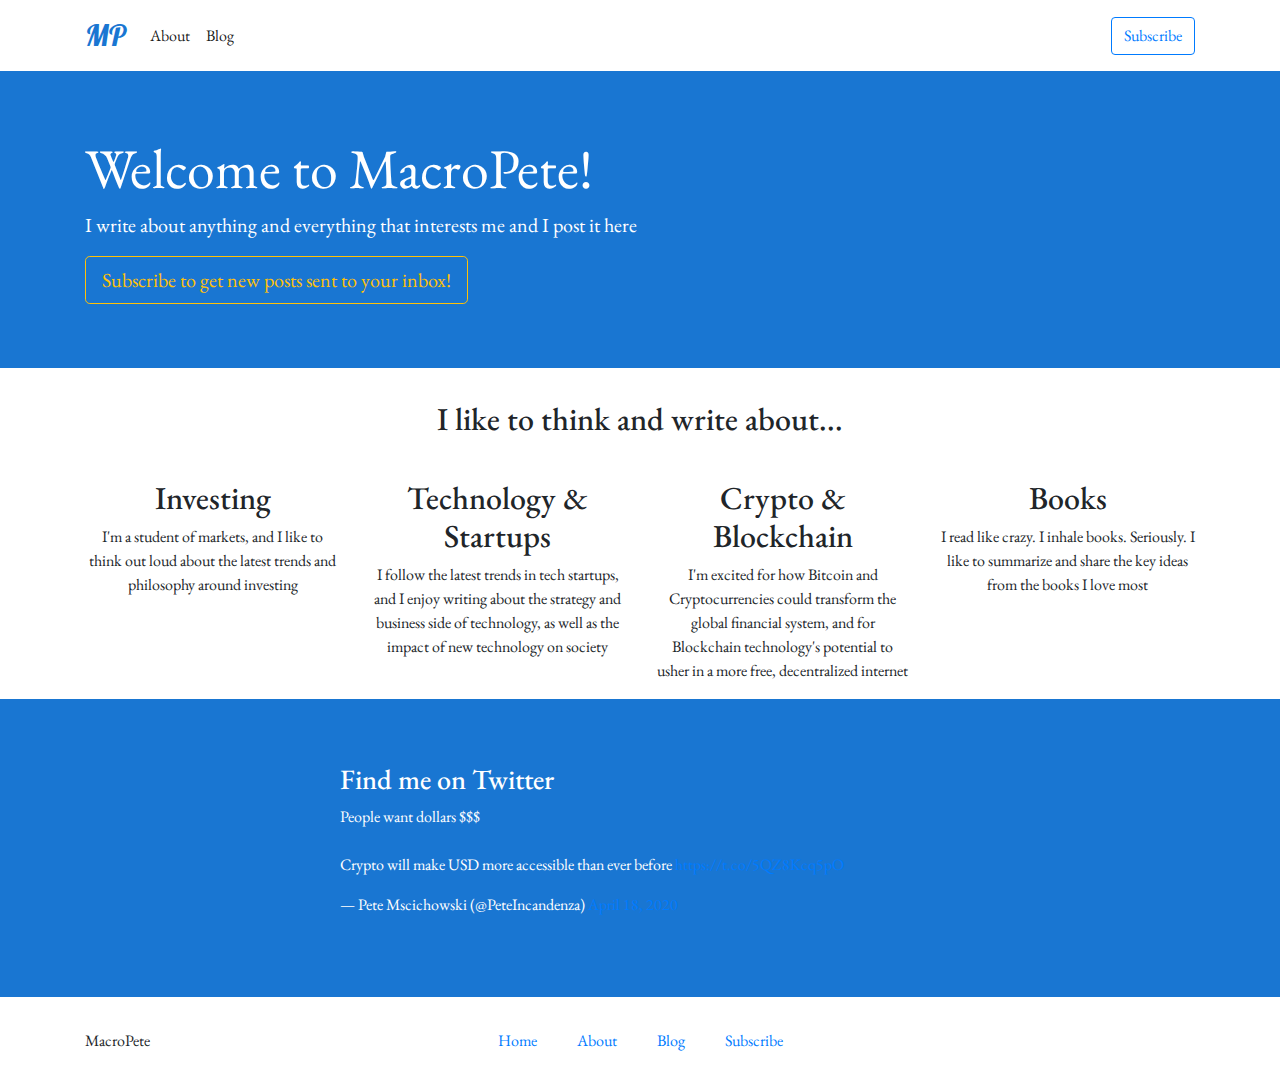
<file: index.html>
<!-- Bootstrap starter template  -->
<!-- https://getbootstrap.com/docs/4.4/getting-started/introduction/#starter-template -->
<!doctype html>
<html lang="en">
  <head>
    <!-- Required meta tags -->
    <meta charset="utf-8">
    <meta name="viewport" content="width=device-width, initial-scale=1, shrink-to-fit=no">

    <!-- Google Fonts -->
    <link href="https://fonts.googleapis.com/css2?family=EB+Garamond&family=Lobster&display=swap" rel="stylesheet">

    <!-- Font Awesome -->
    <link rel="stylesheet" href="https://use.fontawesome.com/releases/v5.6.3/css/all.css" integrity="sha384-UHRtZLI+pbxtHCWp1t77Bi1L4ZtiqrqD80Kn4Z8NTSRyMA2Fd33n5dQ8lWUE00s/" crossorigin="anonymous">

    <!-- Bootstrap CSS -->
    <link rel="stylesheet" href="https://stackpath.bootstrapcdn.com/bootstrap/4.4.1/css/bootstrap.min.css" integrity="sha384-Vkoo8x4CGsO3+Hhxv8T/Q5PaXtkKtu6ug5TOeNV6gBiFeWPGFN9MuhOf23Q9Ifjh" crossorigin="anonymous">

    <!-- My CSS -->
    <link rel="stylesheet" href="styles.css">

    <title>MacroPete</title>
  </head>
  <body>
    <!-- Navbar -->
    <!-- https://getbootstrap.com/docs/4.4/components/navbar -->

    <nav class="navbar navbar-expand-lg navbar-light">
        <div class="container">
            <a class="navbar-brand" href="index.html">
            MP
            </a>
            <button class="navbar-toggler" type="button" data-toggle="collapse" data-target="#navbarNavAltMarkup" aria-controls="navbarNavAltMarkup" aria-expanded="false" aria-label="Toggle navigation">
                <span class="navbar-toggler-icon"></span>
            </button>
            <div class="collapse navbar-collapse" id="navbarNavAltMarkup">
                <div class="navbar-nav mr-auto">
                  <a class="nav-item nav-link active" href="about.html">About <span class="sr-only">(current)</span></a>
                  <a class="nav-item nav-link active" href="blog.html">Blog <span class="sr-only">(current)</span></a>
                </div>
                <div class="navbar-nav ml-auto">
                  <a class="btn btn-outline-primary" href="subscribe.html">Subscribe</a>
                </div>
            </div>
        </div>
    </nav>

    <!-- Full width Jumbotron -->
    <!-- https://getbootstrap.com/docs/4.4/components/jumbotron/ -->
    <div class="jumbotron jumbotron-fluid">
        <div class="container">
          <h1 class="display-4">Welcome to MacroPete!</h1 class="display-4">
          <p class="lead">I write about anything and everything that interests me and I post it here </p>
          <a class="btn btn-outline-warning btn-lg" href="subscribe.html" role="button">Subscribe to get new posts sent to your inbox!</a>
        </div>
      </div>

      <div class="container">
        <div class="row">
          <div class="col text-center">
            <h2>I like to think and write about...</h2>
          </div>
        </div>

        <!-- What I like to write about -->
        <div class="row mt-4">
            <div class="col-sm-3 text-center">
              <h1><i class="fas fa-chart-line"></i></h1>
              <h2>Investing</h2>
              <p>I'm a student of markets, and I like to think out loud about the latest trends and philosophy around investing</p>
            </div>
            <div class="col-sm-3 text-center">
              <h1><i class="fas fa-rocket"></i></h1>
              <h2>Technology & Startups</h2>
              <p>I follow the latest trends in tech startups, and I enjoy writing about the strategy and business side of technology, as well as the impact of new technology on society</p>
            </div>
            <div class="col-sm-3 text-center">
              <h1><i class="fab fa-btc"></i></h1>
              <h2>Crypto & Blockchain</h2>
              <p>I'm excited for how Bitcoin and Cryptocurrencies could transform the global financial system, and for Blockchain technology's potential to usher in a more free, decentralized internet </p>
            </div>
            <div class="col-sm-3 text-center">
                <h1><i class="fas fa-book"></i></h1>
                <h2>Books</h2>
                <p>I read like crazy. I inhale books. Seriously. I like to summarize and share the key ideas from the books I love most</p>
            </div>
          </div>
        </div>

    <!-- Twitter Jumbotron -->
    <!-- https://getbootstrap.com/docs/4.4/components/jumbotron/ -->
    <div class="jumbotron jumbotron-fluid">
        <div class="mx-auto" style="width: 600px;">
          <h3 class="display-5">Find me on Twitter</h3 class="display-5">
            <blockquote class="twitter-tweet"><p lang="en" dir="ltr">People want dollars $$$<br><br>Crypto will make USD more accessible than ever before <a href="https://t.co/5QZ8Kcq5pO">https://t.co/5QZ8Kcq5pO</a></p>&mdash; Pete Mscichowski (@PeteIncandenza) <a href="https://twitter.com/PeteIncandenza/status/1251415159282810880?ref_src=twsrc%5Etfw">April 18, 2020</a></blockquote> <script async src="https://platform.twitter.com/widgets.js" charset="utf-8"></script>
        </div>
    </div>

      <!-- Footer -->
    <div class="container footer">
        <div class="row my-3">
          <div class="col-sm-3">
            MacroPete
          </div>
          <div class="col-sm-6">
              <ul class="nav justify-content-center">
                  <li class="nav-item">
                      <a class="nav-link-two" href="index.html">Home</a>
                  </li>
                  <li class="nav-item">
                      <a class="nav-link-two" href="about.html">About</a>   
                  </li>
                  <li class="nav-item">
                      <a class="nav-link-two" href="blog.html">Blog</a>
                  </li>
                  <li class="nav-item">
                      <a class="nav-link-two" href="subscribe.html">Subscribe</a>
                  </li> 
              </ul>
            </div>  
        </div>
    </div>

    <!-- Optional JavaScript -->
    <!-- jQuery first, then Popper.js, then Bootstrap JS -->
    <script src="https://code.jquery.com/jquery-3.4.1.slim.min.js" integrity="sha384-J6qa4849blE2+poT4WnyKhv5vZF5SrPo0iEjwBvKU7imGFAV0wwj1yYfoRSJoZ+n" crossorigin="anonymous"></script>
    <script src="https://cdn.jsdelivr.net/npm/popper.js@1.16.0/dist/umd/popper.min.js" integrity="sha384-Q6E9RHvbIyZFJoft+2mJbHaEWldlvI9IOYy5n3zV9zzTtmI3UksdQRVvoxMfooAo" crossorigin="anonymous"></script>
    <script src="https://stackpath.bootstrapcdn.com/bootstrap/4.4.1/js/bootstrap.min.js" integrity="sha384-wfSDF2E50Y2D1uUdj0O3uMBJnjuUD4Ih7YwaYd1iqfktj0Uod8GCExl3Og8ifwB6" crossorigin="anonymous"></script>
  </body>
</html>
</file>
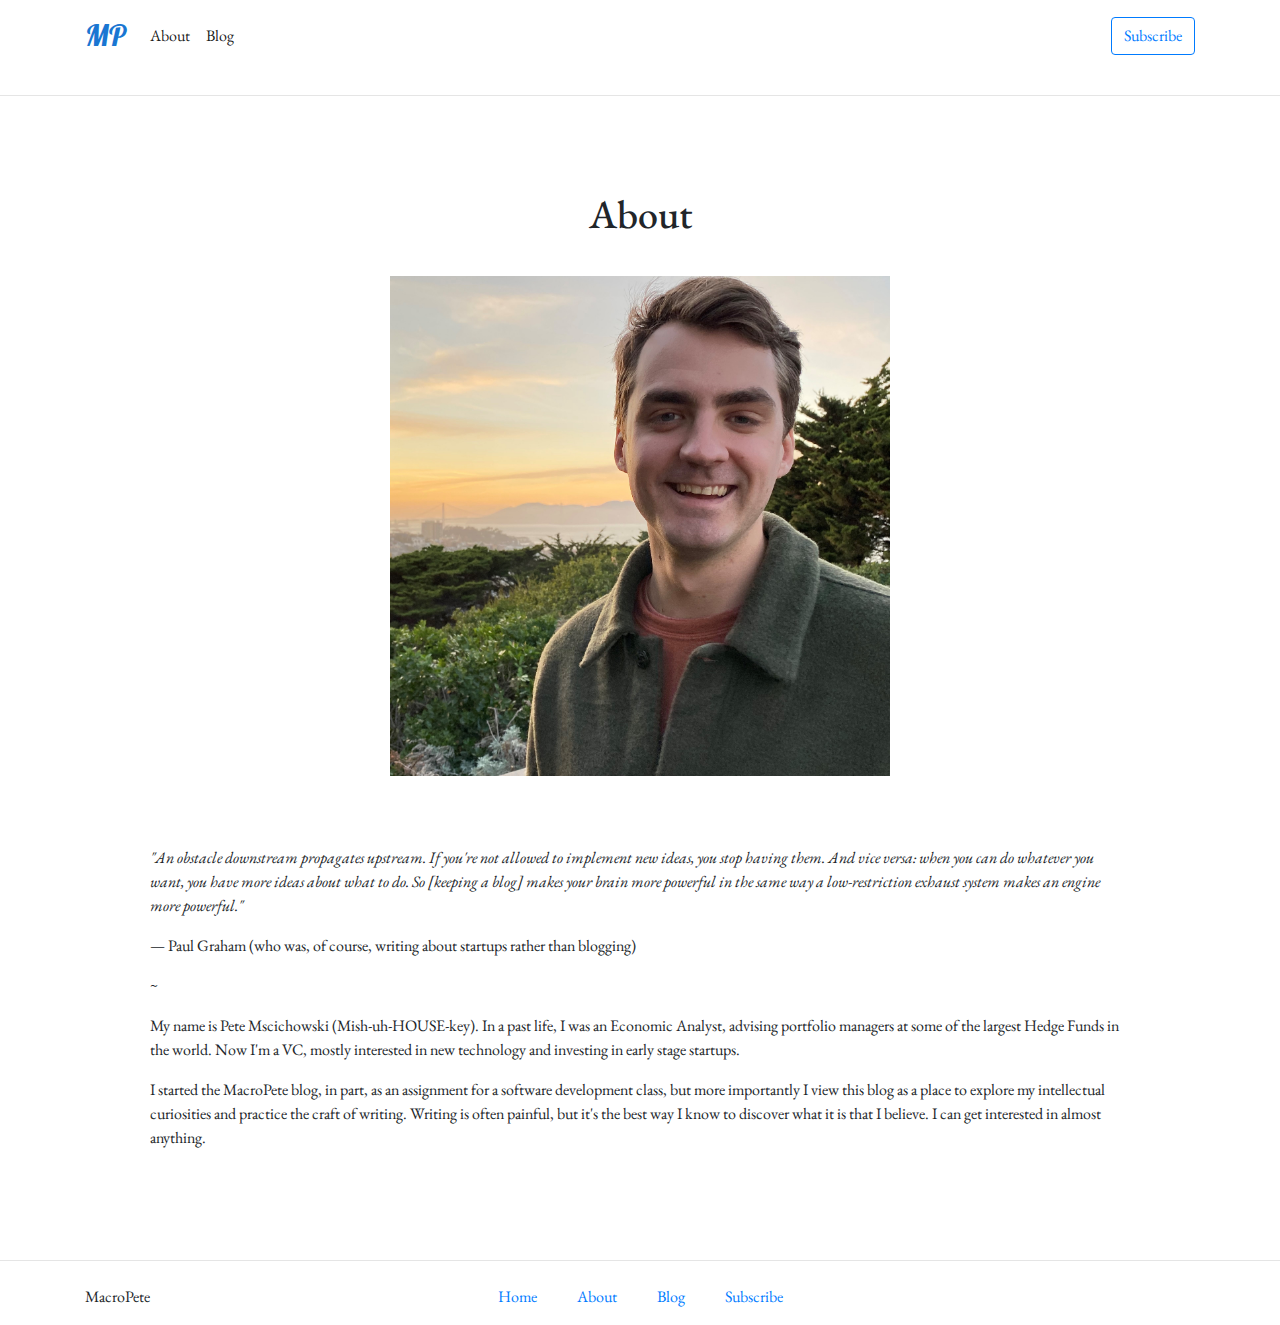
<file: about.html>
<html lang="en">
  <head>
    <!-- Required meta tags -->
    <meta charset="utf-8">
    <meta name="viewport" content="width=device-width, initial-scale=1, shrink-to-fit=no">

    <!-- Google Fonts -->
    <link href="https://fonts.googleapis.com/css2?family=EB+Garamond&family=Lobster&display=swap" rel="stylesheet">

    <!-- Font Awesome -->
    <link rel="stylesheet" href="https://use.fontawesome.com/releases/v5.6.3/css/all.css" integrity="sha384-UHRtZLI+pbxtHCWp1t77Bi1L4ZtiqrqD80Kn4Z8NTSRyMA2Fd33n5dQ8lWUE00s/" crossorigin="anonymous">

    <!-- Bootstrap CSS -->
    <link rel="stylesheet" href="https://stackpath.bootstrapcdn.com/bootstrap/4.4.1/css/bootstrap.min.css" integrity="sha384-Vkoo8x4CGsO3+Hhxv8T/Q5PaXtkKtu6ug5TOeNV6gBiFeWPGFN9MuhOf23Q9Ifjh" crossorigin="anonymous">

    <!-- My CSS -->
    <link rel="stylesheet" href="styles.css">

    <title>MacroPete</title>
  </head>
  <body>

    <!-- Navbar -->
    <nav class="navbar navbar-expand-lg navbar-light">
        <div class="container">
            <a class="navbar-brand" href="index.html">
            MP
            </a>
            <button class="navbar-toggler" type="button" data-toggle="collapse" data-target="#navbarNavAltMarkup" aria-controls="navbarNavAltMarkup" aria-expanded="false" aria-label="Toggle navigation">
                <span class="navbar-toggler-icon"></span>
            </button>
            <div class="collapse navbar-collapse" id="navbarNavAltMarkup">
                <div class="navbar-nav mr-auto">
                  <a class="nav-item nav-link active" href="about.html">About <span class="sr-only">(current)</span></a>
                  <a class="nav-item nav-link active" href="blog.html">Blog <span class="sr-only">(current)</span></a>
                </div>
                <div class="navbar-nav ml-auto">
                  <a class="btn btn-outline-primary" href="subscribe.html">Subscribe</a>
                </div>
            </div>
        </div>
    </nav>

    <hr class="my-4">

    <!-- Main body -->
    <div class="container-fluid about-headline-container">
        <h1 class="about-text">About</h1>
    </div>
    <div class="container-fluid profile-photo-container">
        <img src="SanFranProfile.jpg" alt>
    </div>
    <div class="container-fluid about-container">
        <p class="about-body-quote">
            "An obstacle downstream propagates upstream. If you're not allowed to implement new ideas, you stop having them. And vice versa: when you can do whatever you want, you have more ideas about what to do. So [keeping a blog] makes your brain more powerful in the same way a low-restriction exhaust system makes an engine more powerful."
           <div class="about-body">
            — Paul Graham (who was, of course, writing about startups rather than blogging)
           </div> 
        </p>
        <div>
          <p>
              ~
          </p>       
        </div>
        <p class="about-body">
            My name is Pete Mscichowski (Mish-uh-HOUSE-key). In a past life, I was an Economic Analyst, advising portfolio managers at some of the largest Hedge Funds in the world. Now I'm a VC, mostly interested in new technology and investing in early stage startups.
        </p>
        <p class="about-body">
            I started the MacroPete blog, in part, as an assignment for a software development class, but more importantly I view this blog as a place to explore my intellectual curiosities and practice the craft of writing. Writing is often painful, but it's the best way I know to discover what it is that I believe. I can get interested in almost anything.
        </p>
    </div>

    <hr class="my-4">

      <!-- Footer -->
    <div class="container footer">
        <div class="row my-3">
          <div class="col-sm-3">
            MacroPete
          </div>
          <div class="col-sm-6">
              <ul class="nav justify-content-center">
                  <li class="nav-item">
                      <a class="nav-link-two" href="index.html">Home</a>
                  </li>
                  <li class="nav-item">
                      <a class="nav-link-two" href="about.html">About</a>   
                  </li>
                  <li class="nav-item">
                      <a class="nav-link-two" href="blog.html">Blog</a>
                  </li>
                  <li class="nav-item">
                      <a class="nav-link-two" href="subscribe.html">Subscribe</a>
                  </li> 
              </ul>
            </div>  
        </div>
    </div>

    <!-- Optional JavaScript -->
    <!-- jQuery first, then Popper.js, then Bootstrap JS -->
    <script src="https://code.jquery.com/jquery-3.4.1.slim.min.js" integrity="sha384-J6qa4849blE2+poT4WnyKhv5vZF5SrPo0iEjwBvKU7imGFAV0wwj1yYfoRSJoZ+n" crossorigin="anonymous"></script>
    <script src="https://cdn.jsdelivr.net/npm/popper.js@1.16.0/dist/umd/popper.min.js" integrity="sha384-Q6E9RHvbIyZFJoft+2mJbHaEWldlvI9IOYy5n3zV9zzTtmI3UksdQRVvoxMfooAo" crossorigin="anonymous"></script>
    <script src="https://stackpath.bootstrapcdn.com/bootstrap/4.4.1/js/bootstrap.min.js" integrity="sha384-wfSDF2E50Y2D1uUdj0O3uMBJnjuUD4Ih7YwaYd1iqfktj0Uod8GCExl3Og8ifwB6" crossorigin="anonymous"></script>
  </body>
</html>
</file>
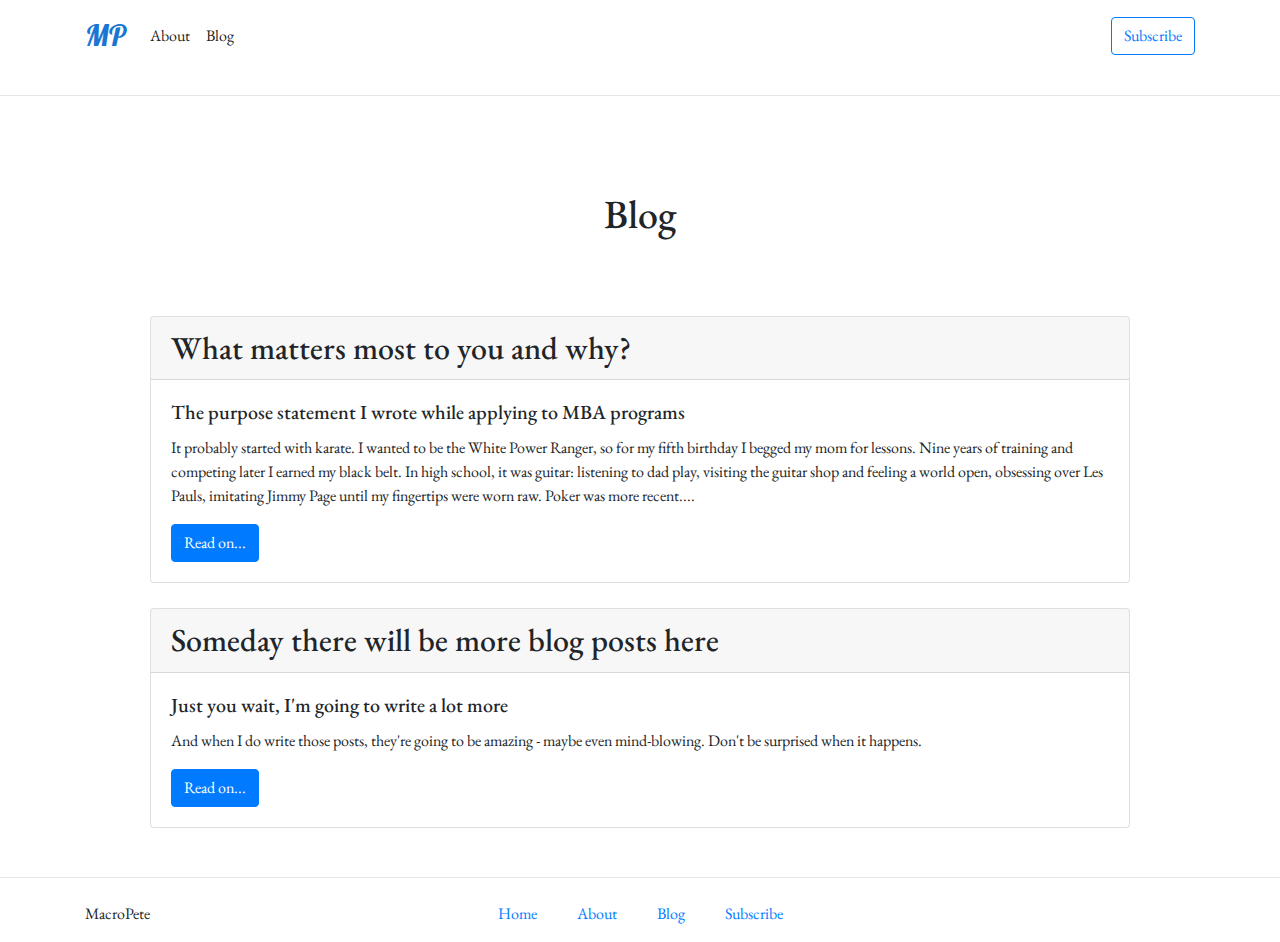
<file: blog.html>
<html lang="en">
  <head>
    <!-- Required meta tags -->
    <meta charset="utf-8">
    <meta name="viewport" content="width=device-width, initial-scale=1, shrink-to-fit=no">

    <!-- Google Fonts -->
    <link href="https://fonts.googleapis.com/css2?family=EB+Garamond&family=Lobster&display=swap" rel="stylesheet">

    <!-- Font Awesome -->
    <link rel="stylesheet" href="https://use.fontawesome.com/releases/v5.6.3/css/all.css" integrity="sha384-UHRtZLI+pbxtHCWp1t77Bi1L4ZtiqrqD80Kn4Z8NTSRyMA2Fd33n5dQ8lWUE00s/" crossorigin="anonymous">

    <!-- Bootstrap CSS -->
    <link rel="stylesheet" href="https://stackpath.bootstrapcdn.com/bootstrap/4.4.1/css/bootstrap.min.css" integrity="sha384-Vkoo8x4CGsO3+Hhxv8T/Q5PaXtkKtu6ug5TOeNV6gBiFeWPGFN9MuhOf23Q9Ifjh" crossorigin="anonymous">

    <!-- My CSS -->
    <link rel="stylesheet" href="styles.css">

    <title>MacroPete</title>
  </head>
  <body>

    <!-- Navbar -->
    <nav class="navbar navbar-expand-lg navbar-light">
        <div class="container">
            <a class="navbar-brand" href="index.html">
            MP
            </a>
            <button class="navbar-toggler" type="button" data-toggle="collapse" data-target="#navbarNavAltMarkup" aria-controls="navbarNavAltMarkup" aria-expanded="false" aria-label="Toggle navigation">
                <span class="navbar-toggler-icon"></span>
            </button>
            <div class="collapse navbar-collapse" id="navbarNavAltMarkup">
                <div class="navbar-nav mr-auto">
                  <a class="nav-item nav-link active" href="about.html">About <span class="sr-only">(current)</span></a>
                  <a class="nav-item nav-link active" href="blog.html">Blog <span class="sr-only">(current)</span></a>
                </div>
                <div class="navbar-nav ml-auto">
                  <a class="btn btn-outline-primary" href="subscribe.html">Subscribe</a>
                </div>
            </div>
        </div>
    </nav>

    <hr class="my-4">

    <!-- Blog Header -->
    <div class="container-fluid blog-headline-container">
        <h1 class="about-text">Blog</h1>
    </div>

     <!-- Blog Post Cards -->
    <div class="container-fluid blog-card-container">
        <div class="card">
            <h2 class="card-header">What matters most to you and why?</h2>
            <div class="card-body">
            <h5 class="card-title">The purpose statement I wrote while applying to MBA programs</h5>
            <p class="card-text">It probably started with karate. I wanted to be the White Power Ranger, so for my fifth birthday I begged my mom for lessons. Nine years of training and competing later I earned my black belt. In high school, it was guitar: listening to dad play, visiting the guitar shop and feeling a world open, obsessing over Les Pauls, imitating Jimmy Page until my fingertips were worn raw. Poker was more recent.... </p>
            <a href="WhatMattersMost.html" class="btn btn-primary">Read on...</a>
            </div>
        </div>
    </div>

    <div class="container-fluid blog-card-container">
        <div class="card">
            <h2 class="card-header">Someday there will be more blog posts here</h2>
            <div class="card-body">
            <h5 class="card-title">Just you wait, I'm going to write a lot more</h5>
            <p class="card-text">And when I do write those posts, they're going to be amazing - maybe even mind-blowing. Don't be surprised when it happens. </p>
            <a href="#" class="btn btn-primary">Read on...</a>
            </div>
        </div>
    </div>

    <hr class="my-4">

      <!-- Footer -->
    <div class="container footer">
        <div class="row my-3">
          <div class="col-sm-3">
            MacroPete
          </div>
          <div class="col-sm-6">
              <ul class="nav justify-content-center">
                  <li class="nav-item">
                      <a class="nav-link-two" href="index.html">Home</a>
                  </li>
                  <li class="nav-item">
                      <a class="nav-link-two" href="about.html">About</a>   
                  </li>
                  <li class="nav-item">
                      <a class="nav-link-two" href="blog.html">Blog</a>
                  </li>
                  <li class="nav-item">
                      <a class="nav-link-two" href="subscribe.html">Subscribe</a>
                  </li> 
              </ul>
            </div>  
        </div>
    </div>

    <!-- Optional JavaScript -->
    <!-- jQuery first, then Popper.js, then Bootstrap JS -->
    <script src="https://code.jquery.com/jquery-3.4.1.slim.min.js" integrity="sha384-J6qa4849blE2+poT4WnyKhv5vZF5SrPo0iEjwBvKU7imGFAV0wwj1yYfoRSJoZ+n" crossorigin="anonymous"></script>
    <script src="https://cdn.jsdelivr.net/npm/popper.js@1.16.0/dist/umd/popper.min.js" integrity="sha384-Q6E9RHvbIyZFJoft+2mJbHaEWldlvI9IOYy5n3zV9zzTtmI3UksdQRVvoxMfooAo" crossorigin="anonymous"></script>
    <script src="https://stackpath.bootstrapcdn.com/bootstrap/4.4.1/js/bootstrap.min.js" integrity="sha384-wfSDF2E50Y2D1uUdj0O3uMBJnjuUD4Ih7YwaYd1iqfktj0Uod8GCExl3Og8ifwB6" crossorigin="anonymous"></script>
  </body>
</html>
</file>
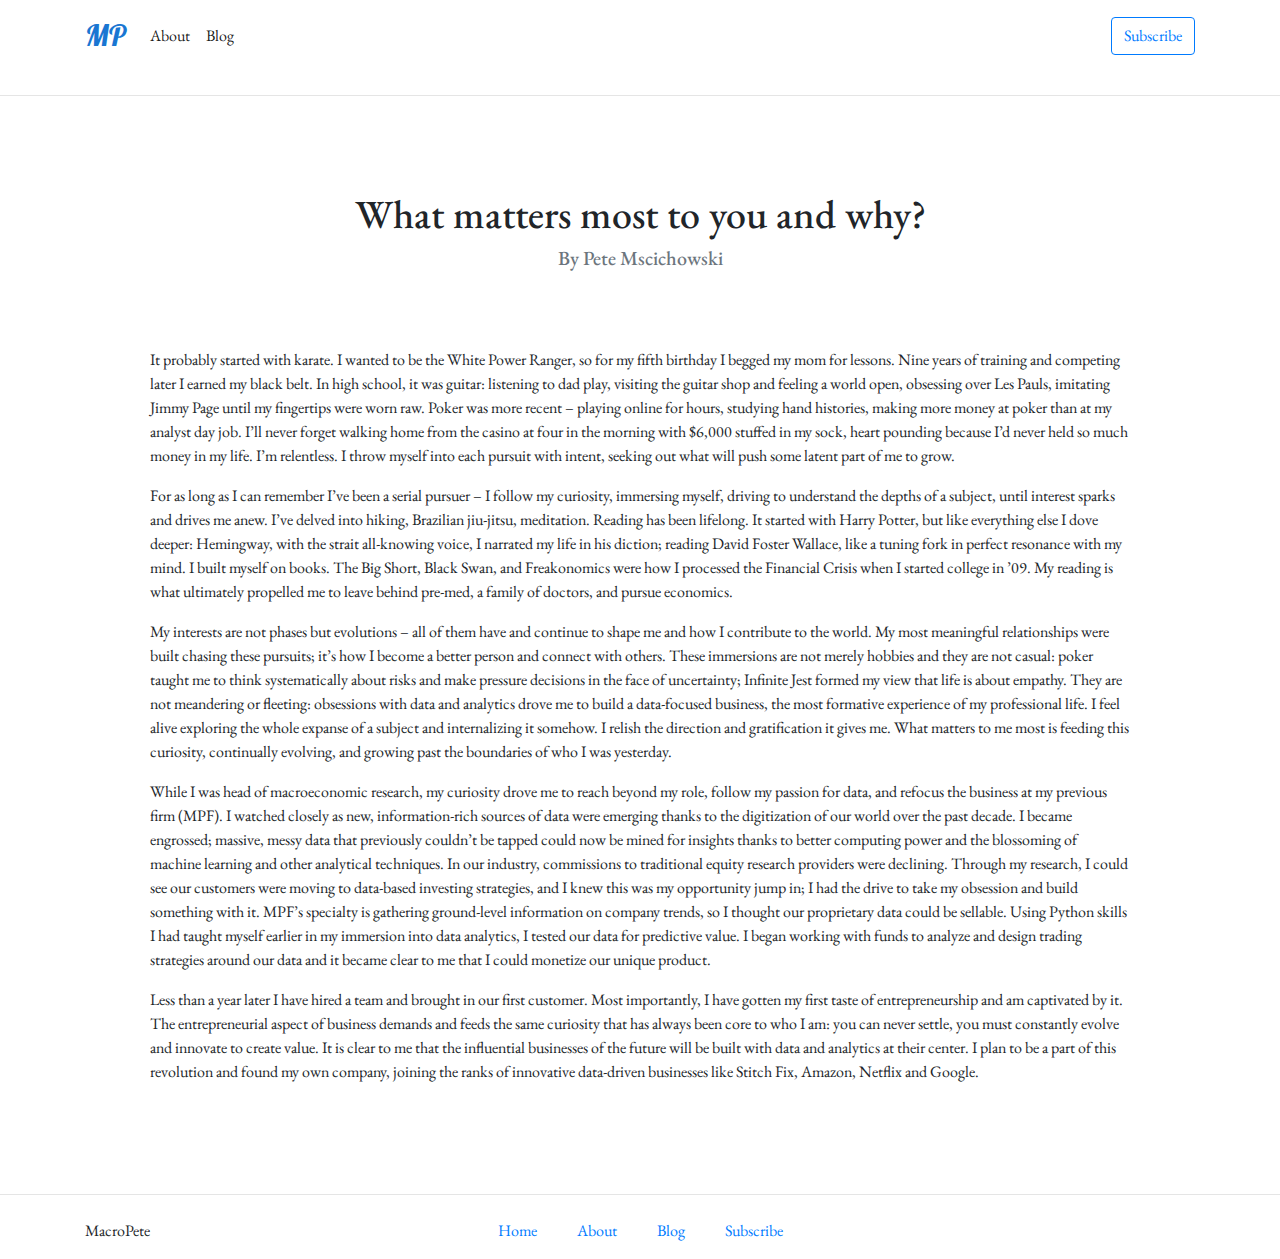
<file: WhatMattersMost.html>
<html lang="en">
  <head>
    <!-- Required meta tags -->
    <meta charset="utf-8">
    <meta name="viewport" content="width=device-width, initial-scale=1, shrink-to-fit=no">

    <!-- Google Fonts -->
    <link href="https://fonts.googleapis.com/css2?family=EB+Garamond&family=Lobster&display=swap" rel="stylesheet">

    <!-- Font Awesome -->
    <link rel="stylesheet" href="https://use.fontawesome.com/releases/v5.6.3/css/all.css" integrity="sha384-UHRtZLI+pbxtHCWp1t77Bi1L4ZtiqrqD80Kn4Z8NTSRyMA2Fd33n5dQ8lWUE00s/" crossorigin="anonymous">

    <!-- Bootstrap CSS -->
    <link rel="stylesheet" href="https://stackpath.bootstrapcdn.com/bootstrap/4.4.1/css/bootstrap.min.css" integrity="sha384-Vkoo8x4CGsO3+Hhxv8T/Q5PaXtkKtu6ug5TOeNV6gBiFeWPGFN9MuhOf23Q9Ifjh" crossorigin="anonymous">

    <!-- My CSS -->
    <link rel="stylesheet" href="styles.css">

    <title>MacroPete</title>
  </head>
  <body>

    <!-- Navbar -->
    <nav class="navbar navbar-expand-lg navbar-light">
        <div class="container">
            <a class="navbar-brand" href="index.html">
            MP
            </a>
            <button class="navbar-toggler" type="button" data-toggle="collapse" data-target="#navbarNavAltMarkup" aria-controls="navbarNavAltMarkup" aria-expanded="false" aria-label="Toggle navigation">
                <span class="navbar-toggler-icon"></span>
            </button>
            <div class="collapse navbar-collapse" id="navbarNavAltMarkup">
                <div class="navbar-nav mr-auto">
                  <a class="nav-item nav-link active" href="about.html">About <span class="sr-only">(current)</span></a>
                  <a class="nav-item nav-link active" href="blog.html">Blog <span class="sr-only">(current)</span></a>
                </div>
                <div class="navbar-nav ml-auto">
                  <a class="btn btn-outline-primary" href="subscribe.html">Subscribe</a>
                </div>
            </div>
        </div>
    </nav>

    <hr class="my-4">

    <!-- Main body -->
    <div class="container-fluid post-headline-container">
        <h1 class="about-text">What matters most to you and why?</h1>
        <h5 class="text-muted">By Pete Mscichowski</h5>
    </div>

    <div class="container-fluid post-container">
        <p class="post-body">
            It probably started with karate. I wanted to be the White Power Ranger, so for my fifth birthday I begged my mom for lessons. Nine years of training and competing later I earned my black belt. In high school, it was guitar: listening to dad play, visiting the guitar shop and feeling a world open, obsessing over Les Pauls, imitating Jimmy Page until my fingertips were worn raw. Poker was more recent – playing online for hours, studying hand histories, making more money at poker than at my analyst day job. I’ll never forget walking home from the casino at four in the morning with $6,000 stuffed in my sock, heart pounding because I’d never held so much money in my life. I’m relentless. I throw myself into each pursuit with intent, seeking out what will push some latent part of me to grow. 
        </p>
        <p class="post-body">
            For as long as I can remember I’ve been a serial pursuer – I follow my curiosity, immersing myself, driving to understand the depths of a subject, until interest sparks and drives me anew. I’ve delved into hiking, Brazilian jiu-jitsu, meditation. Reading has been lifelong. It started with Harry Potter, but like everything else I dove deeper: Hemingway, with the strait all-knowing voice, I narrated my life in his diction; reading David Foster Wallace, like a tuning fork in perfect resonance with my mind. I built myself on books. The Big Short, Black Swan, and Freakonomics were how I processed the Financial Crisis when I started college in ’09. My reading is what ultimately propelled me to leave behind pre-med, a family of doctors, and pursue economics. 
        </p>
        <p class="post-body">
            My interests are not phases but evolutions – all of them have and continue to shape me and how I contribute to the world. My most meaningful relationships were built chasing these pursuits; it’s how I become a better person and connect with others. These immersions are not merely hobbies and they are not casual: poker taught me to think systematically about risks and make pressure decisions in the face of uncertainty; Infinite Jest formed my view that life is about empathy. They are not meandering or fleeting: obsessions with data and analytics drove me to build a data-focused business, the most formative experience of my professional life. I feel alive exploring the whole expanse of a subject and internalizing it somehow. I relish the direction and gratification it gives me. What matters to me most is feeding this curiosity, continually evolving, and growing past the boundaries of who I was yesterday.
        </p>
        <p class="post-body">
            While I was head of macroeconomic research, my curiosity drove me to reach beyond my role, follow my passion for data, and refocus the business at my previous firm (MPF). I watched closely as new, information-rich sources of data were emerging thanks to the digitization of our world over the past decade. I became engrossed; massive, messy data that previously couldn’t be tapped could now be mined for insights thanks to better computing power and the blossoming of machine learning and other analytical techniques. In our industry, commissions to traditional equity research providers were declining. Through my research, I could see our customers were moving to data-based investing strategies, and I knew this was my opportunity jump in; I had the drive to take my obsession and build something with it. MPF’s specialty is gathering ground-level information on company trends, so I thought our proprietary data could be sellable. Using Python skills I had taught myself earlier in my immersion into data analytics, I tested our data for predictive value. I began working with funds to analyze and design trading strategies around our data and it became clear to me that I could monetize our unique product.
        </p>
        <p class="post-body">
            Less than a year later I have hired a team and brought in our first customer. Most importantly, I have gotten my first taste of entrepreneurship and am captivated by it. The entrepreneurial aspect of business demands and feeds the same curiosity that has always been core to who I am: you can never settle, you must constantly evolve and innovate to create value. It is clear to me that the influential businesses of the future will be built with data and analytics at their center. I plan to be a part of this revolution and found my own company, joining the ranks of innovative data-driven businesses like Stitch Fix, Amazon, Netflix and Google. 
        </p>
    </div>

    <hr class="my-4">

      <!-- Footer -->
    <div class="container footer">
        <div class="row my-3">
          <div class="col-sm-3">
            MacroPete
          </div>
          <div class="col-sm-6">
              <ul class="nav justify-content-center">
                  <li class="nav-item">
                      <a class="nav-link-two" href="index.html">Home</a>
                  </li>
                  <li class="nav-item">
                      <a class="nav-link-two" href="about.html">About</a>   
                  </li>
                  <li class="nav-item">
                      <a class="nav-link-two" href="blog.html">Blog</a>
                  </li>
                  <li class="nav-item">
                      <a class="nav-link-two" href="subscribe.html">Subscribe</a>
                  </li> 
              </ul>
            </div>  
        </div>
    </div>

    <!-- Optional JavaScript -->
    <!-- jQuery first, then Popper.js, then Bootstrap JS -->
    <script src="https://code.jquery.com/jquery-3.4.1.slim.min.js" integrity="sha384-J6qa4849blE2+poT4WnyKhv5vZF5SrPo0iEjwBvKU7imGFAV0wwj1yYfoRSJoZ+n" crossorigin="anonymous"></script>
    <script src="https://cdn.jsdelivr.net/npm/popper.js@1.16.0/dist/umd/popper.min.js" integrity="sha384-Q6E9RHvbIyZFJoft+2mJbHaEWldlvI9IOYy5n3zV9zzTtmI3UksdQRVvoxMfooAo" crossorigin="anonymous"></script>
    <script src="https://stackpath.bootstrapcdn.com/bootstrap/4.4.1/js/bootstrap.min.js" integrity="sha384-wfSDF2E50Y2D1uUdj0O3uMBJnjuUD4Ih7YwaYd1iqfktj0Uod8GCExl3Og8ifwB6" crossorigin="anonymous"></script>
  </body>
</html>
</file>
<file: styles.css>
/* Font for whole site is Garamond */
body {
    font-family: 'EB Garamond', serif;
}




/* Navbar logo */
.navbar-brand {
    font-family: 'Lobster', cursive;
    font-size: 30px;
}

.navbar-light .navbar-brand {
    color: #1976d2;
}

/* Navbar background color */
.navbar {
    background-color: white;
}
  
  /* Jumbotron background and font styles */
.jumbotron {
    /* Background */
    background-attachment: fixed;
    background-color: #1976d2;
    background-repeat: no-repeat;
    background-size: cover;
  
    /* Fonts */
    color: white;
}

  /* Icon color */
.fas {
     color: #1976d2; 
}
.fab {
    color: #1976d2;
}

/* Footer nav styles */
.nav-link-two {
    line-height: 1.2;
    margin-left: 20px;
    margin-right: 20px;
}

/* About page styles */
.about-headline-container {
    padding-top: 70px;
    text-align: center;
}

.profile-photo-container {
    text-align: center;
    padding-top: 30px;
}
.profile-photo-container img {
    width: 500px;
    height: 500px;
}

.about-container {
    text-align: left;
    padding-left: 150px;
    padding-right: 150px;
    padding-top: 70px;
    padding-bottom: 70px;
}
.about-body-quote {
    font-style: italic;
}

/* Blog page styles */
.blog-headline-container {
    padding-top: 70px;
    text-align: center;
    padding-bottom: 70px;
}
.blog-card-container {
    padding-left: 150px;
    padding-right: 150px;
    padding-bottom: 25px;
}

/* Styles for blog Posts */
.post-headline-container {
    padding-top: 70px;
    text-align: center;
}
.post-container {
    text-align: left;
    padding-left: 150px;
    padding-right: 150px;
    padding-top: 70px;
    padding-bottom: 70px;
}
</file>
